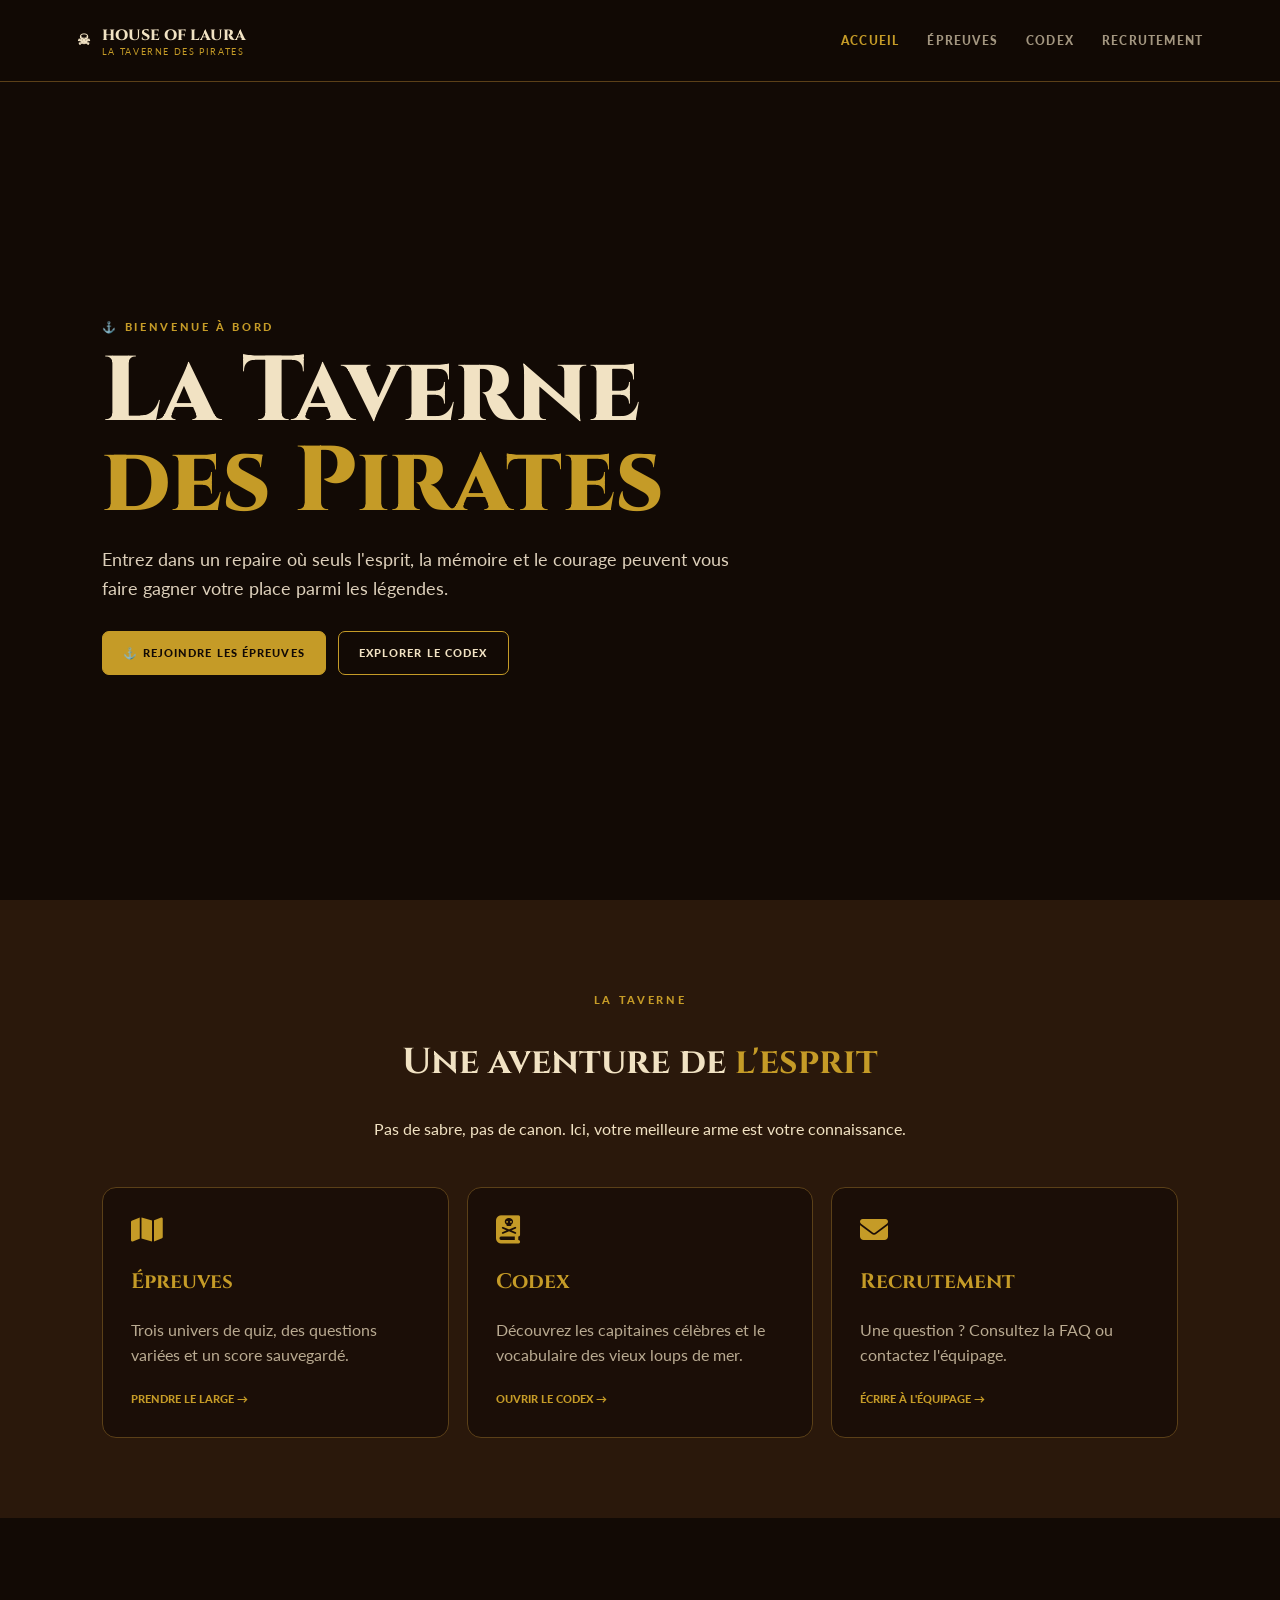
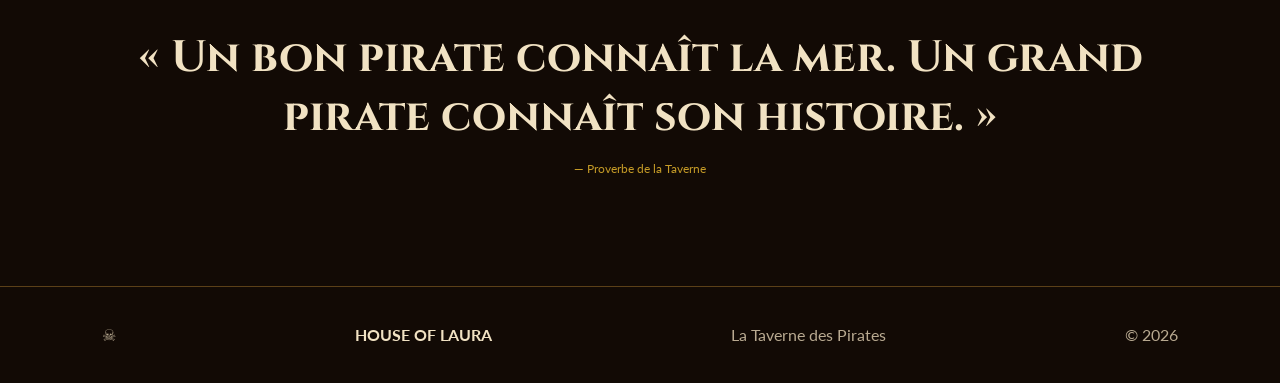
<file: index.html>
<!doctype html><html lang="fr"><head><meta charset="utf-8"><meta name="viewport" content="width=device-width,initial-scale=1"><title>House of Laura — La Taverne des Pirates</title><link rel="preconnect" href="https://fonts.googleapis.com"><link href="https://fonts.googleapis.com/css2?family=Cinzel:wght@600;700;800&family=Lato:wght@400;700;900&display=swap" rel="stylesheet"><link rel="stylesheet" href="https://cdnjs.cloudflare.com/ajax/libs/font-awesome/6.5.2/css/all.min.css"><link rel="stylesheet" href="style.css"></head><body><header><a class="brand" href="index.html">☠ <span>HOUSE OF LAURA<small>LA TAVERNE DES PIRATES</small></span></a><nav><a class="active" href="index.html">Accueil</a><a href="quiz.html">Épreuves</a><a href="lore.html">Codex</a><a href="contact.html">Recrutement</a></nav><button class="nav-toggle">☰</button></header><main><section class="hero"><div><p class="eyebrow">⚓ BIENVENUE À BORD</p><h1>La Taverne<br><em>des Pirates</em></h1><p>Entrez dans un repaire où seuls l'esprit, la mémoire et le courage peuvent vous faire gagner votre place parmi les légendes.</p><div class="actions"><a class="btn gold" href="quiz.html">⚓ Rejoindre les épreuves</a><a class="btn" href="lore.html">Explorer le Codex</a></div></div></section><section class="section intro"><div class="center"><p class="eyebrow">LA TAVERNE</p><h2>Une aventure de <em>l'esprit</em></h2><p>Pas de sabre, pas de canon. Ici, votre meilleure arme est votre connaissance.</p></div><div class="cards"><article><i class="fa-solid fa-map"></i><h3>Épreuves</h3><p>Trois univers de quiz, des questions variées et un score sauvegardé.</p><a href="quiz.html">Prendre le large →</a></article><article><i class="fa-solid fa-book-skull"></i><h3>Codex</h3><p>Découvrez les capitaines célèbres et le vocabulaire des vieux loups de mer.</p><a href="lore.html">Ouvrir le Codex →</a></article><article><i class="fa-solid fa-envelope"></i><h3>Recrutement</h3><p>Une question ? Consultez la FAQ ou contactez l'équipage.</p><a href="contact.html">Écrire à l'équipage →</a></article></div></section><section class="quote">« Un bon pirate connaît la mer. Un grand pirate connaît son histoire. »<small>— Proverbe de la Taverne</small></section></main><footer>☠ <strong>HOUSE OF LAURA</strong><span>La Taverne des Pirates</span><span>© 2026</span></footer><script src="script.js"></script></body></html>
</file>
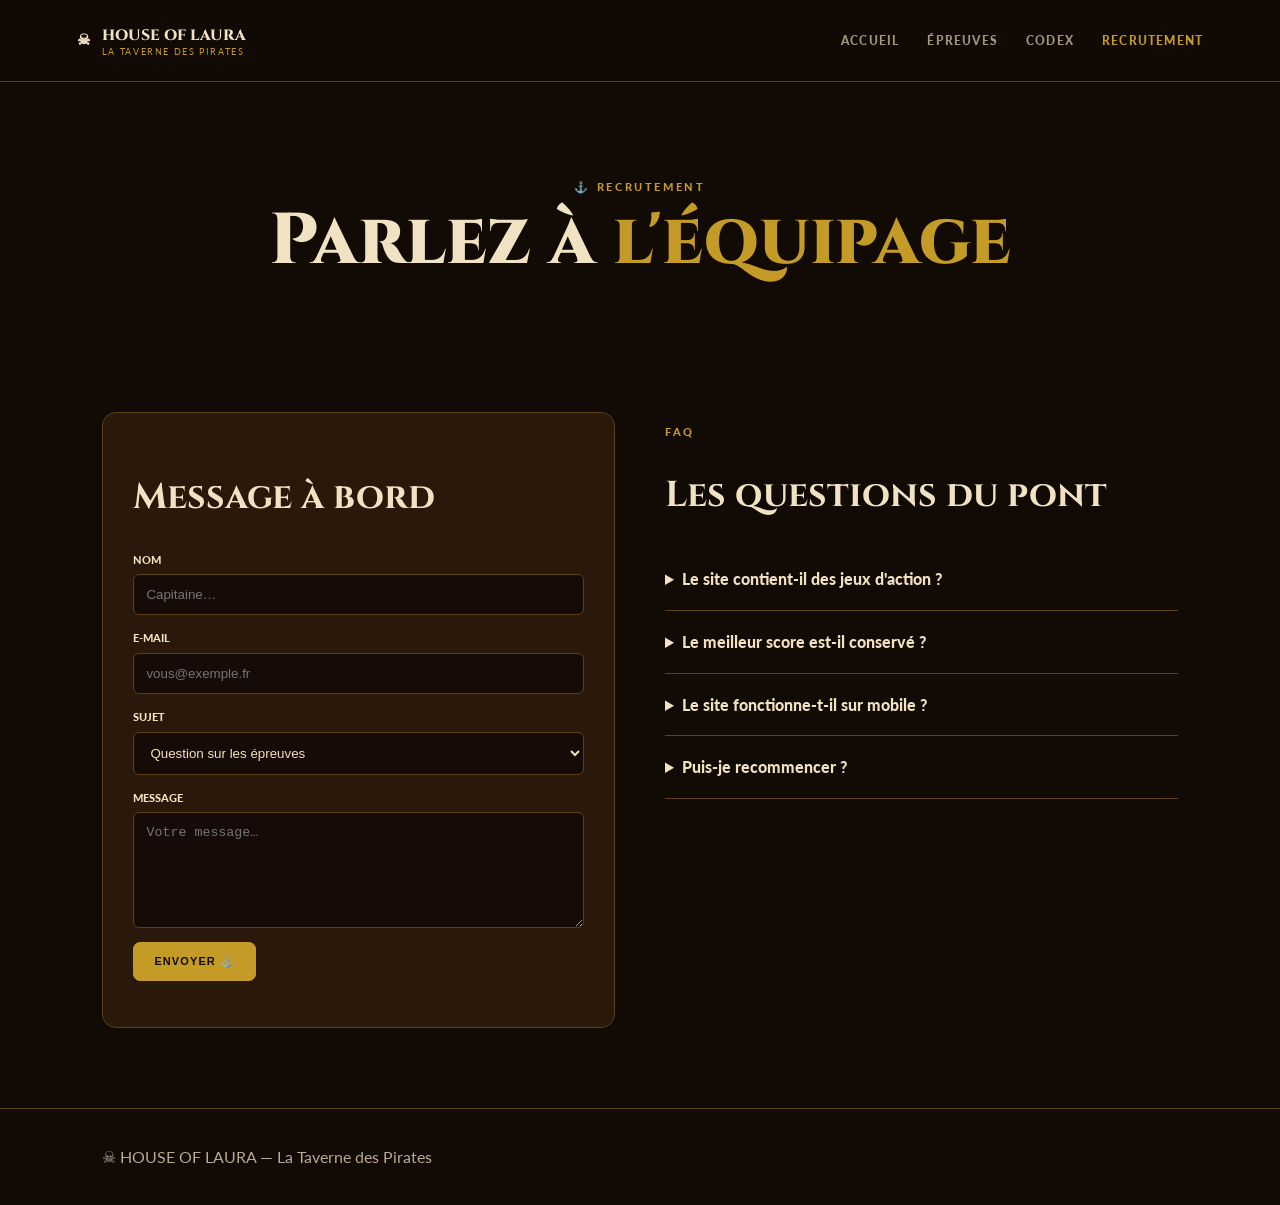
<file: contact.html>
<!doctype html><html lang="fr"><head><meta charset="utf-8"><meta name="viewport" content="width=device-width,initial-scale=1"><title>Recrutement — House of Laura</title><link href="https://fonts.googleapis.com/css2?family=Cinzel:wght@600;700;800&family=Lato:wght@400;700;900&display=swap" rel="stylesheet"><link rel="stylesheet" href="https://cdnjs.cloudflare.com/ajax/libs/font-awesome/6.5.2/css/all.min.css"><link rel="stylesheet" href="style.css"></head><body><header><a class="brand" href="index.html">☠ <span>HOUSE OF LAURA<small>LA TAVERNE DES PIRATES</small></span></a><nav><a href="index.html">Accueil</a><a href="quiz.html">Épreuves</a><a href="lore.html">Codex</a><a class="active" href="contact.html">Recrutement</a></nav><button class="nav-toggle">☰</button></header><main class="page"><div class="title"><p class="eyebrow">⚓ RECRUTEMENT</p><h1>Parlez à <em>l'équipage</em></h1></div><section class="section contact"><form id="form"><h2>Message à bord</h2><label>Nom<input required name="name" placeholder="Capitaine…"></label><label>E-mail<input required type="email" name="email" placeholder="vous@exemple.fr"></label><label>Sujet<select><option>Question sur les épreuves</option><option>Suggestion</option><option>Recrutement</option><option>Autre</option></select></label><label>Message<textarea required rows="6" placeholder="Votre message…"></textarea></label><button class="btn gold">Envoyer ⚓</button><p id="status"></p></form><div><p class="eyebrow">FAQ</p><h2>Les questions du pont</h2><details><summary>Le site contient-il des jeux d'action ?</summary><p>Non. Exclusivement des quiz, questions/réponses et énigmes textuelles.</p></details><details><summary>Le meilleur score est-il conservé ?</summary><p>Oui, localement dans votre navigateur grâce à localStorage.</p></details><details><summary>Le site fonctionne-t-il sur mobile ?</summary><p>Oui, l'interface est responsive.</p></details><details><summary>Puis-je recommencer ?</summary><p>Oui, autant de fois que vous le souhaitez.</p></details></div></section></main><footer>☠ HOUSE OF LAURA — La Taverne des Pirates</footer><script src="script.js"></script></body></html>
</file>
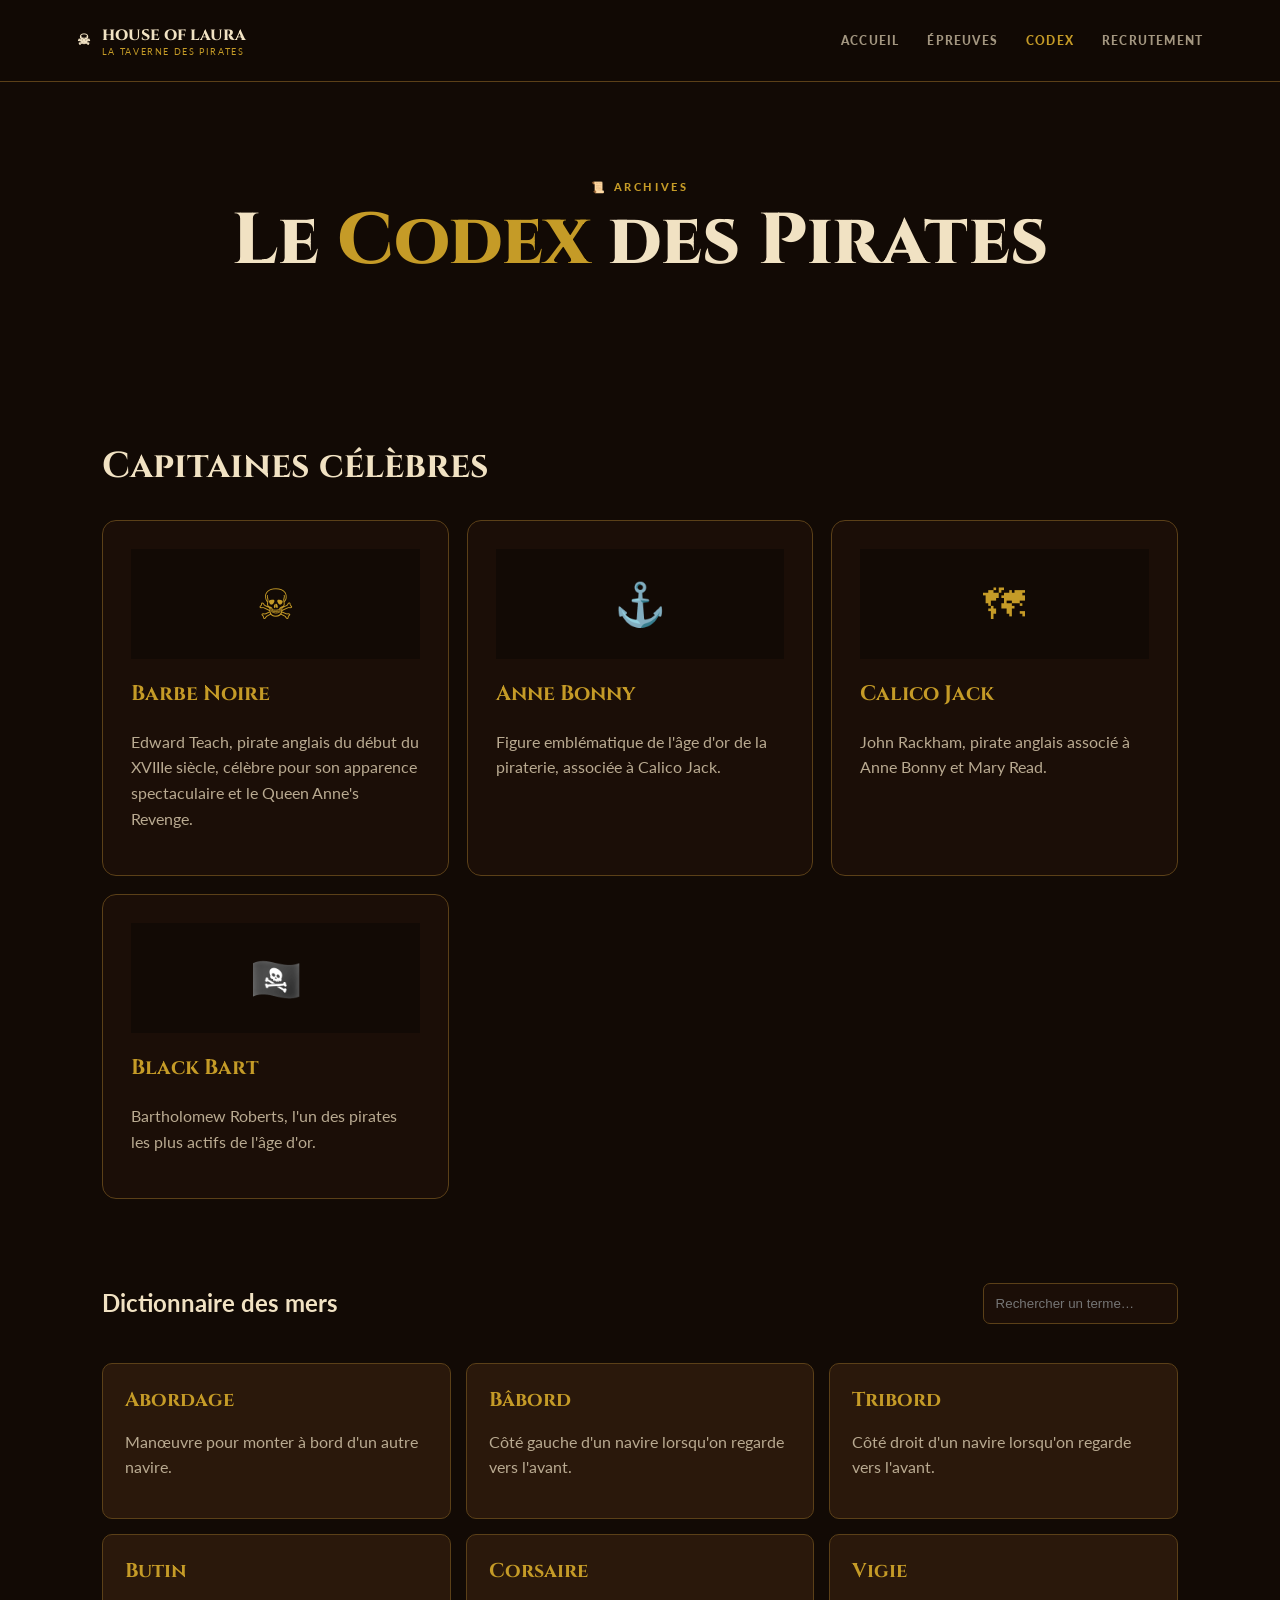
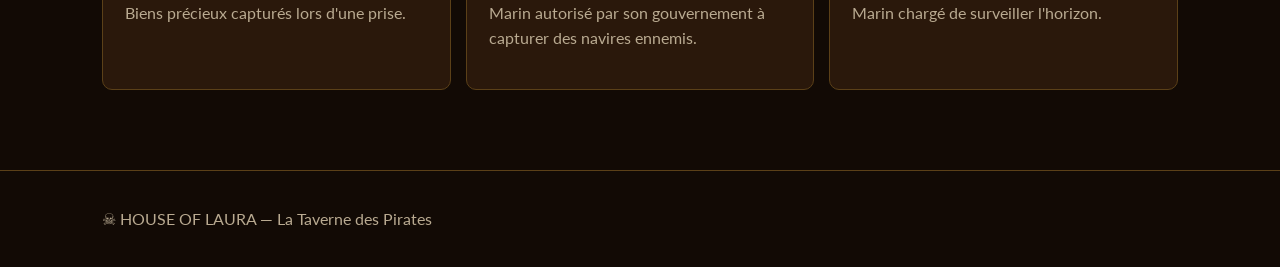
<file: lore.html>
<!doctype html><html lang="fr"><head><meta charset="utf-8"><meta name="viewport" content="width=device-width,initial-scale=1"><title>Codex — House of Laura</title><link href="https://fonts.googleapis.com/css2?family=Cinzel:wght@600;700;800&family=Lato:wght@400;700;900&display=swap" rel="stylesheet"><link rel="stylesheet" href="https://cdnjs.cloudflare.com/ajax/libs/font-awesome/6.5.2/css/all.min.css"><link rel="stylesheet" href="style.css"></head><body><header><a class="brand" href="index.html">☠ <span>HOUSE OF LAURA<small>LA TAVERNE DES PIRATES</small></span></a><nav><a href="index.html">Accueil</a><a href="quiz.html">Épreuves</a><a class="active" href="lore.html">Codex</a><a href="contact.html">Recrutement</a></nav><button class="nav-toggle">☰</button></header><main class="page"><div class="title"><p class="eyebrow">📜 ARCHIVES</p><h1>Le <em>Codex</em> des Pirates</h1></div><section class="section"><h2>Capitaines célèbres</h2><div class="cards"><article><div class="portrait">☠</div><h3>Barbe Noire</h3><p>Edward Teach, pirate anglais du début du XVIIIe siècle, célèbre pour son apparence spectaculaire et le Queen Anne's Revenge.</p></article><article><div class="portrait">⚓</div><h3>Anne Bonny</h3><p>Figure emblématique de l'âge d'or de la piraterie, associée à Calico Jack.</p></article><article><div class="portrait">🗺</div><h3>Calico Jack</h3><p>John Rackham, pirate anglais associé à Anne Bonny et Mary Read.</p></article><article><div class="portrait">🏴‍☠️</div><h3>Black Bart</h3><p>Bartholomew Roberts, l'un des pirates les plus actifs de l'âge d'or.</p></article></div><div class="dictionary-head"><h2>Dictionnaire des mers</h2><input id="search" placeholder="Rechercher un terme…"></div><div id="terms" class="terms"><article data-key="abordage"><h3>Abordage</h3><p>Manœuvre pour monter à bord d'un autre navire.</p></article><article data-key="babord bâbord"><h3>Bâbord</h3><p>Côté gauche d'un navire lorsqu'on regarde vers l'avant.</p></article><article data-key="tribord"><h3>Tribord</h3><p>Côté droit d'un navire lorsqu'on regarde vers l'avant.</p></article><article data-key="butin"><h3>Butin</h3><p>Biens précieux capturés lors d'une prise.</p></article><article data-key="corsaire"><h3>Corsaire</h3><p>Marin autorisé par son gouvernement à capturer des navires ennemis.</p></article><article data-key="vigie"><h3>Vigie</h3><p>Marin chargé de surveiller l'horizon.</p></article></div></section></main><footer>☠ HOUSE OF LAURA — La Taverne des Pirates</footer><script src="script.js"></script></body></html>
</file>
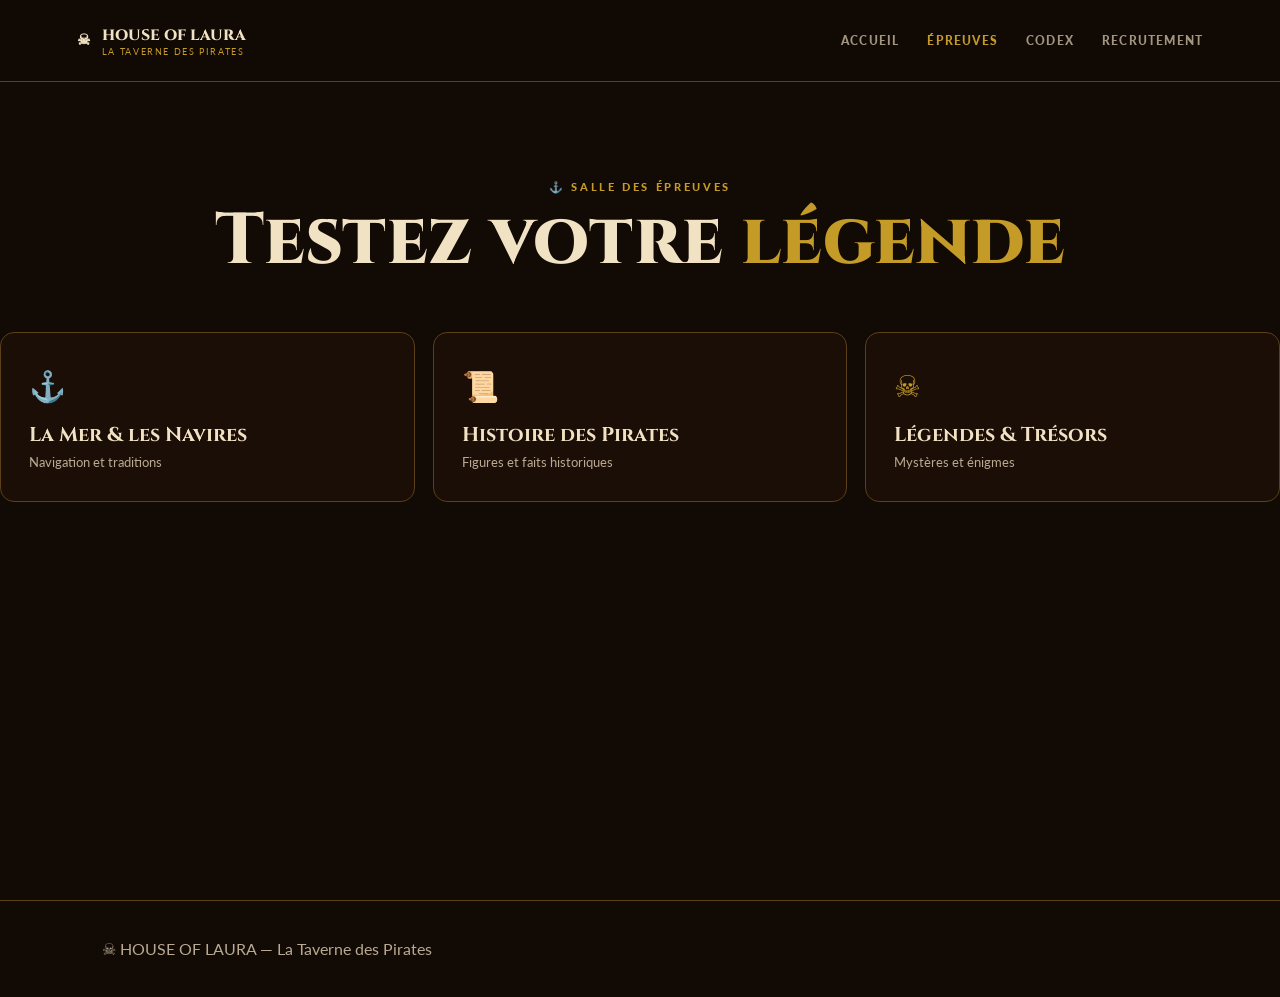
<file: quiz.html>
<!doctype html><html lang="fr"><head><meta charset="utf-8"><meta name="viewport" content="width=device-width,initial-scale=1"><title>Épreuves — House of Laura</title><link href="https://fonts.googleapis.com/css2?family=Cinzel:wght@600;700;800&family=Lato:wght@400;700;900&display=swap" rel="stylesheet"><link rel="stylesheet" href="https://cdnjs.cloudflare.com/ajax/libs/font-awesome/6.5.2/css/all.min.css"><link rel="stylesheet" href="style.css"></head><body><header><a class="brand" href="index.html">☠ <span>HOUSE OF LAURA<small>LA TAVERNE DES PIRATES</small></span></a><nav><a href="index.html">Accueil</a><a class="active" href="quiz.html">Épreuves</a><a href="lore.html">Codex</a><a href="contact.html">Recrutement</a></nav><button class="nav-toggle">☰</button></header><main class="page"><div class="title"><p class="eyebrow">⚓ SALLE DES ÉPREUVES</p><h1>Testez votre <em>légende</em></h1></div><section id="quiz"><div id="categories" class="cards"><button class="category" data-cat="mer">⚓<b>La Mer & les Navires</b><small>Navigation et traditions</small></button><button class="category" data-cat="histoire">📜<b>Histoire des Pirates</b><small>Figures et faits historiques</small></button><button class="category" data-cat="legendes">☠<b>Légendes & Trésors</b><small>Mystères et énigmes</small></button></div><div id="game" class="hidden"><div class="quizmeta"><span id="cat"></span><span id="count"></span></div><div class="progress"><span id="bar"></span></div><article class="question"><small id="num"></small><h2 id="q"></h2><div id="answers"></div><p id="feedback"></p><button id="next" class="btn gold hidden">Question suivante →</button></article></div><article id="result" class="result hidden"><p class="eyebrow">VOTRE DESTIN</p><h2 id="rank"></h2><div class="bigscore"><span id="score"></span>/10</div><p id="message"></p><button id="again" class="btn gold">Nouvelle épreuve</button></article></section></main><footer>☠ HOUSE OF LAURA — La Taverne des Pirates</footer><script src="script.js"></script></body></html>
</file>
<file: style.css>
:root{--ink:#120A05;--gold:#C59B27;--cream:#F1E2C3;--brown:#2A180B;--muted:#b9aa91;--line:#5b4018}*{box-sizing:border-box}body{margin:0;background:var(--ink);color:var(--cream);font:16px Lato,sans-serif;line-height:1.6}a{text-decoration:none;color:inherit}header{height:82px;padding:0 6%;display:flex;align-items:center;justify-content:space-between;position:sticky;top:0;z-index:5;background:#120A05f2;border-bottom:1px solid var(--line);backdrop-filter:blur(12px)}.brand{font:800 15px Cinzel;display:flex;gap:12px;align-items:center}.brand:first-letter{color:var(--gold)}.brand small{display:block;font:9px Lato;letter-spacing:.18em;color:var(--gold)}nav{display:flex;gap:28px;font-size:12px;font-weight:900;text-transform:uppercase;letter-spacing:.1em}nav a{opacity:.65}nav a:hover,nav .active{color:var(--gold);opacity:1}.nav-toggle{display:none;background:none;border:0;color:var(--cream);font-size:22px}.hero{min-height:calc(100vh - 82px);display:flex;align-items:center;padding:8%;background:linear-gradient(90deg,#120A05f5,#120A05aa,#120A0540),url('https://images.unsplash.com/photo-1518709268805-4e9042af9f23?auto=format&fit=crop&w=2200&q=85') center/cover}.hero>div{max-width:760px}.eyebrow{color:var(--gold);font-size:11px;font-weight:900;letter-spacing:.24em}.hero h1,.title h1{font:800 clamp(45px,8vw,92px)/.98 Cinzel;margin:10px 0}.hero h1 em,.title h1 em,h2 em{font-style:normal;color:var(--gold)}.hero p:not(.eyebrow){max-width:650px;color:#ddd0bb;font-size:18px}.actions{display:flex;gap:12px;flex-wrap:wrap;margin-top:28px}.btn{display:inline-block;padding:12px 20px;border:1px solid var(--gold);border-radius:7px;background:transparent;color:var(--cream);font-weight:900;font-size:11px;letter-spacing:.1em;text-transform:uppercase;cursor:pointer}.gold{background:var(--gold);color:var(--ink)}.btn:hover{transform:translateY(-2px)}.section{padding:80px 8%;max-width:1300px;margin:auto}.intro{max-width:none;background:var(--brown)}.center{text-align:center;margin-bottom:45px}.center h2,.section>h2,.contact h2{font:700 36px Cinzel}.cards{display:grid;grid-template-columns:repeat(3,1fr);gap:18px}.cards article,.category{padding:28px;background:#1b0e07;border:1px solid var(--line);border-radius:14px;color:var(--cream);transition:.25s}.cards article:hover,.category:hover{transform:translateY(-5px);border-color:var(--gold)}.cards i{color:var(--gold);font-size:28px}.cards h3,.cards article h3{font:700 21px Cinzel;color:var(--gold)}.cards p{color:var(--muted)}.cards a{color:var(--gold);font-size:11px;font-weight:900;text-transform:uppercase}.quote{padding:110px 8%;text-align:center;font:700 clamp(25px,4vw,44px) Cinzel;background:linear-gradient(#120A05d9,#120A05f2),url('https://images.unsplash.com/photo-1520454974749-611b7248ffdb?auto=format&fit=crop&w=1800&q=80') center/cover}.quote small{display:block;color:var(--gold);font:12px Lato;margin-top:15px}.page{min-height:calc(100vh - 82px)}.title{text-align:center;padding:85px 6% 45px}.title h1{font-size:clamp(40px,6vw,72px)}.category{text-align:left;border:1px solid var(--line);font:inherit}.category b,.category small{display:block}.category b{font:700 20px Cinzel;margin:12px 0 4px}.category:first-letter{font-size:30px;color:var(--gold)}.category small{color:var(--muted)}.quizmeta{display:flex;justify-content:space-between;color:var(--gold);font-weight:900;font-size:11px;text-transform:uppercase}.progress{height:5px;background:#2a1a0d;margin:12px 0 28px}.progress span{display:block;height:100%;background:var(--gold);width:0;transition:.3s}.question,.result{max-width:900px;margin:0 auto;padding:40px;background:#211208;border:1px solid var(--line);border-radius:14px}.question h2,.result h2{font:700 32px Cinzel}.question small{color:var(--gold)}#answers{display:grid;grid-template-columns:1fr 1fr;gap:12px;margin:25px 0}.answer{padding:15px;text-align:left;background:#160b06;color:var(--cream);border:1px solid var(--line);border-radius:7px;cursor:pointer}.answer.correct{border-color:#78b978;background:#244024}.answer.wrong{border-color:#c35c4d;background:#421b15}#feedback{min-height:28px}.hidden{display:none!important}.result{text-align:center}.bigscore{font:800 70px Cinzel;color:var(--gold)}.portrait{height:110px;display:grid;place-items:center;font-size:42px;background:#120a05;color:var(--gold)}.dictionary-head{display:flex;justify-content:space-between;align-items:center;margin:65px 0 20px}.dictionary-head input{background:#1b0e07;border:1px solid var(--line);padding:12px;color:var(--cream);border-radius:7px}.terms{display:grid;grid-template-columns:repeat(3,1fr);gap:15px}.terms article{padding:22px;background:var(--brown);border:1px solid var(--line);border-radius:10px}.terms h3{font:700 20px Cinzel;color:var(--gold);margin:0}.terms p{color:var(--muted)}.contact{display:grid;grid-template-columns:1fr 1fr;gap:50px}.contact form{padding:30px;background:var(--brown);border:1px solid var(--line);border-radius:14px}.contact label{display:block;font-size:11px;font-weight:900;text-transform:uppercase;margin:14px 0}.contact input,.contact textarea,.contact select{display:block;width:100%;margin-top:6px;padding:12px;background:#160b06;border:1px solid var(--line);color:var(--cream);border-radius:6px}.contact details{padding:18px 0;border-bottom:1px solid var(--line)}summary{cursor:pointer;font-weight:900}.contact details p{color:var(--muted)}footer{padding:35px 8%;border-top:1px solid var(--line);display:flex;gap:20px;justify-content:space-between;color:var(--muted)}footer strong{color:var(--cream)}@media(max-width:800px){nav{display:none}.nav-toggle{display:block}.cards,.terms,.contact{grid-template-columns:1fr}.cards{gap:14px}.hero{padding:12% 6%}.hero h1{font-size:48px}#answers{grid-template-columns:1fr}.section{padding:60px 6%}.dictionary-head{align-items:stretch;flex-direction:column;gap:12px}footer{flex-direction:column}}
</file>
